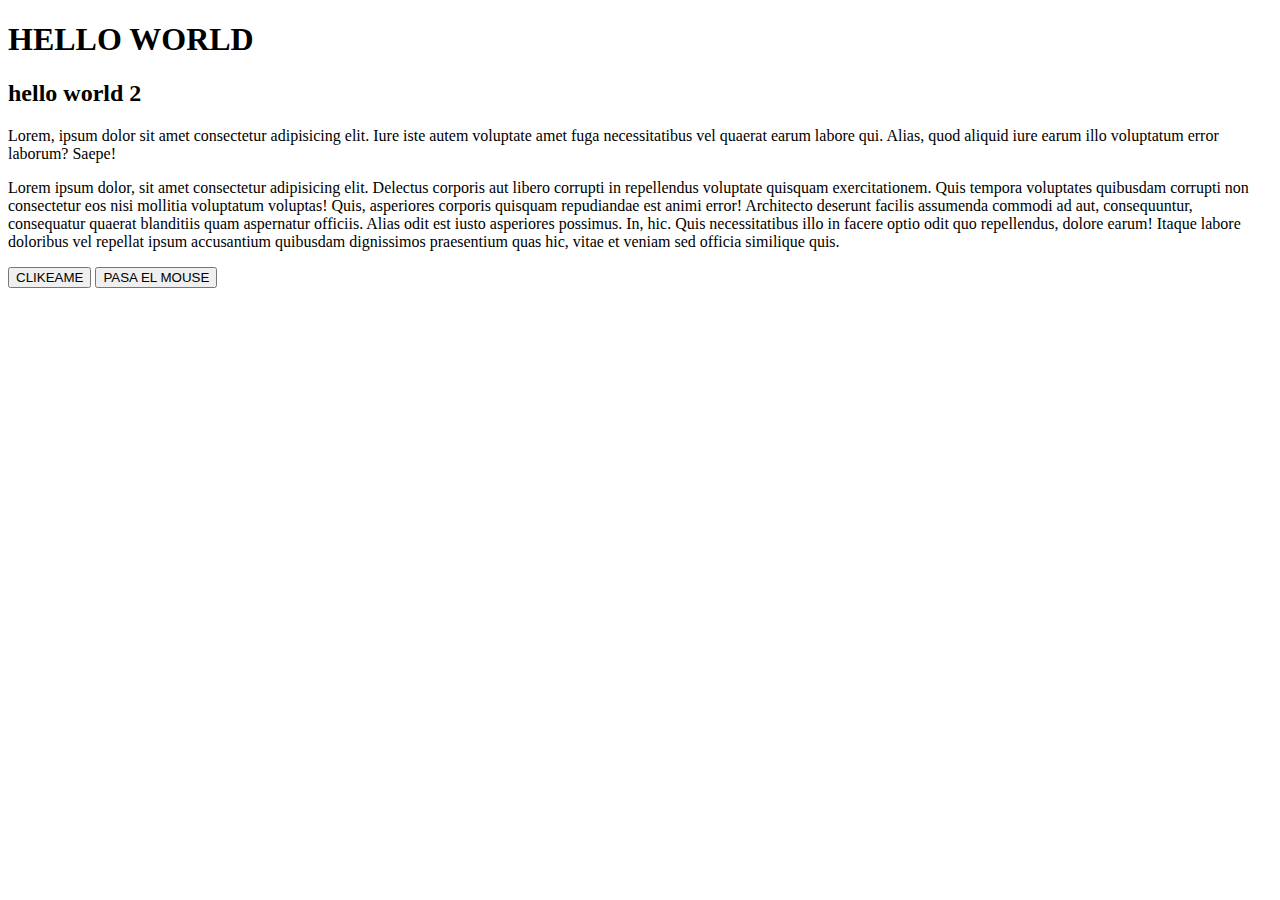
<file: index.html>
<!DOCTYPE html>
<html lang="en">
<head>
    <meta charset="UTF-8">
    <meta http-equiv="X-UA-Compatible" content="IE=edge">
    <meta name="viewport" content="width=device-width, initial-scale=1.0">
    <title>Document</title>
</head>
<body>
    <h1>HELLO WORLD</h1>
    <h2>hello world 2 </h2>
        <p>Lorem, ipsum dolor sit amet consectetur adipisicing elit. Iure iste autem voluptate amet 
            fuga necessitatibus vel quaerat earum labore qui. Alias, quod aliquid iure earum illo voluptatum error laborum? Saepe!</p>


    <div>
        <section>
            <p>Lorem ipsum dolor, sit amet consectetur adipisicing elit. Delectus corporis aut libero corrupti in repellendus voluptate quisquam exercitationem.
            Quis tempora voluptates quibusdam corrupti non consectetur eos nisi mollitia voluptatum voluptas!
            Quis, asperiores corporis quisquam repudiandae est animi error! Architecto deserunt facilis assumenda commodi ad aut, consequuntur, consequatur quaerat
            blanditiis quam aspernatur officiis. Alias odit est iusto asperiores possimus. In, hic.
            Quis necessitatibus illo in facere optio odit quo repellendus, dolore earum! Itaque labore doloribus vel repellat ipsum accusantium quibusdam dignissimos 
            praesentium quas hic, vitae et veniam sed officia similique quis.</p>
        </section>

        <button id="homeButon"  class="clasecompartida">CLIKEAME</button> <!-- clase 8 viendo eventos -->
        <button id="secondButon"  class="clasecompartida">PASA EL MOUSE</button>
    </div>
    <script src="eventos.js"></script> 
</body>
</html>
</file>
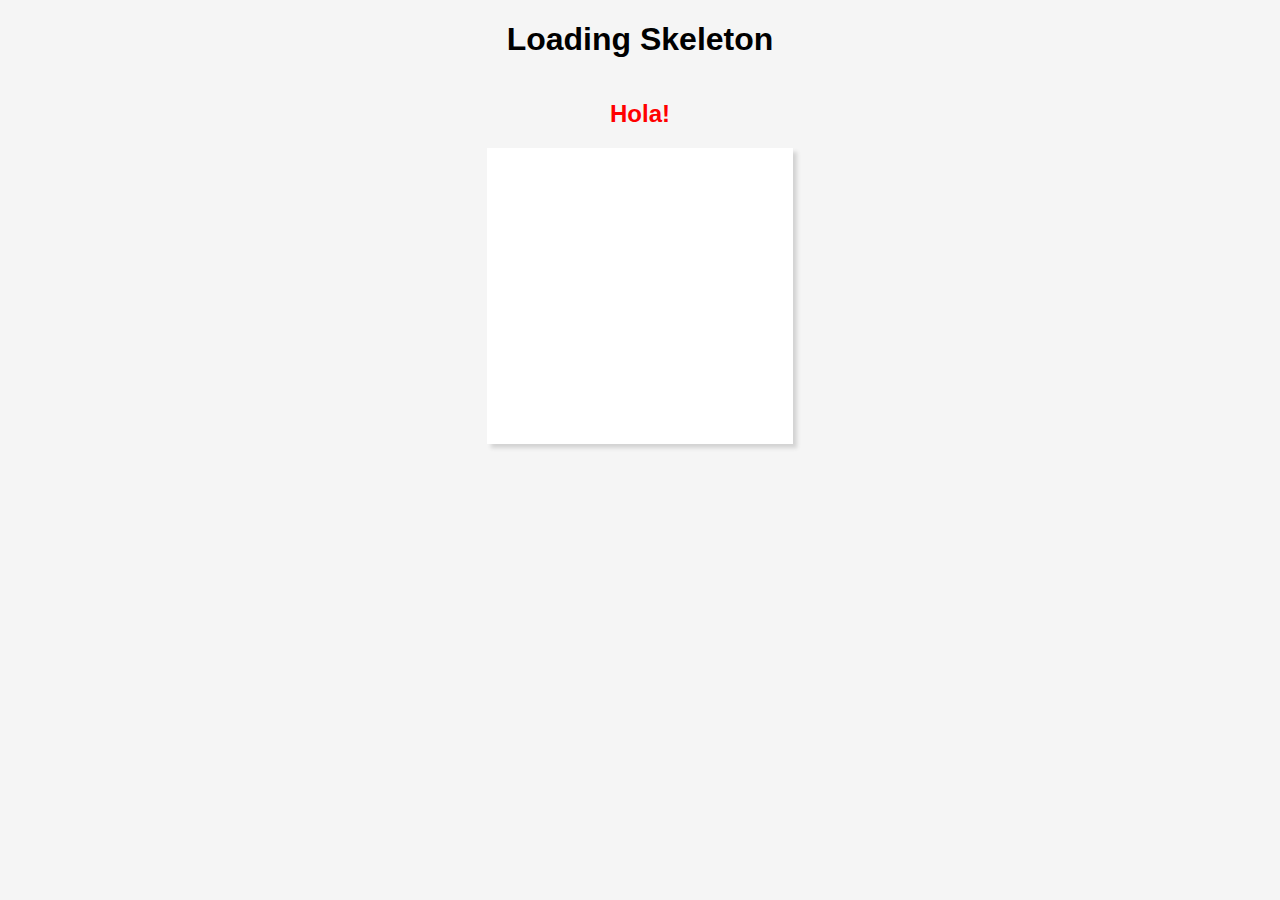
<file: barra de navegacion/index.html>
<!-- <!DOCTYPE html>
<html lang="en">
<head>
    <meta charset="UTF-8">
    <meta http-equiv="X-UA-Compatible" content="IE=edge">
    <meta name="viewport" content="width=device-width, initial-scale=1.0">
    <link rel="stylesheet" href="styles.css">
    <title>Document</title>
</head>
<body>
    <div id="progreso">
        <div id="barra">10%</div>
    </div>
    <button id="iniciar-carga">Comenzar Carga</button>
    <script src="index.js"></script>
</body>
</html> -->

    <!DOCTYPE html>
<html>
  <head>
    <title>Loading Skeleton</title>
    <meta charset="UTF-8" />
    <link rel="stylesheet" href="styles.css" />
    
  </head>

  <body>
    <h1>Loading Skeleton</h1>
    <h2>Hola! </h2>
    <div class="card">
      <div class="skeleton image-loader"></div>
      <div class="card-content">
        <div class="skeleton avatar-loader"></div>
        <div class="text-content">
          <div class="skeleton text-loader"></div>
          <div class="skeleton text-loader"></div>
        </div>
      </div>
    </div>
    <SCRipt src="index.js"></SCRipt>
  </body>
</html>
</file>
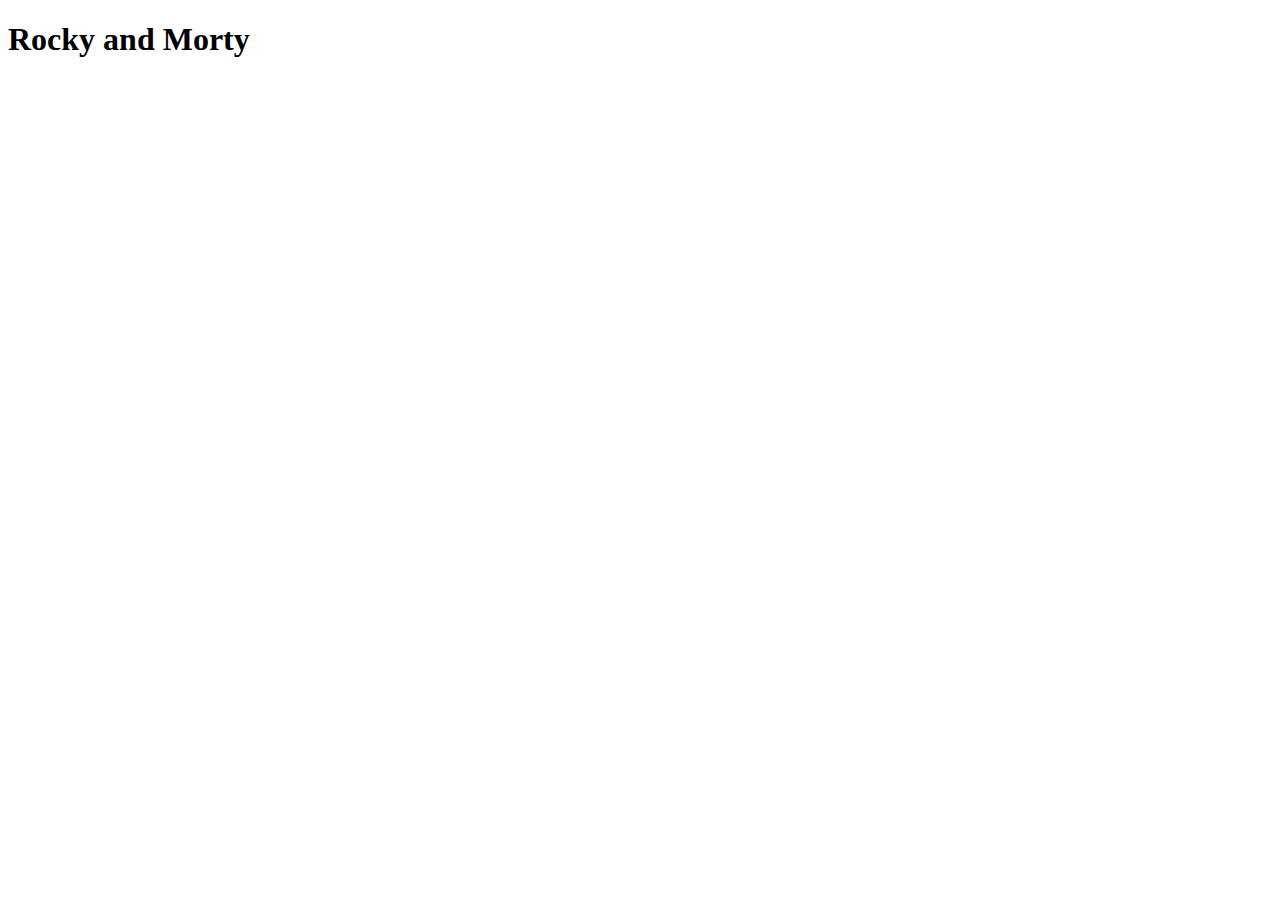
<file: claseapi/index.html>
<!DOCTYPE html>
<html lang="en">
<head>
    <meta charset="UTF-8">
    <meta http-equiv="X-UA-Compatible" content="IE=edge">
    <meta name="viewport" content="width=device-width, initial-scale=1.0">
    <link rel="stylesheet" href="styles.css">
    <title>Document</title>
</head>
<body>
    <h1>Rocky and Morty</h1>

    <div></div>
    
    <script src="app.js"></script>

</body>
</html>
</file>
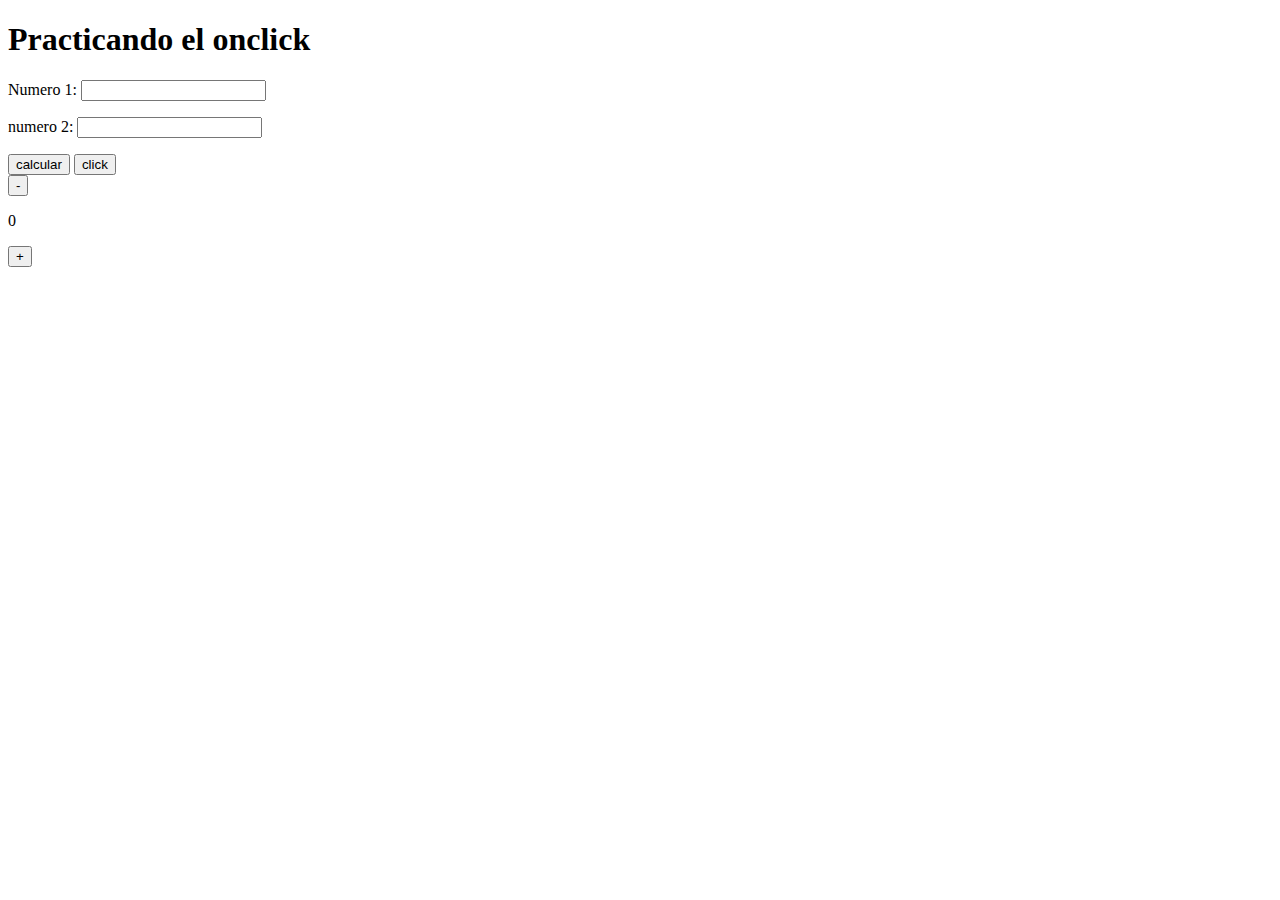
<file: promesas/index.html>
<!DOCTYPE html>
<html lang="en">
<head>
    <meta charset="UTF-8">
    <meta http-equiv="X-UA-Compatible" content="IE=edge">
    <meta name="viewport" content="width=device-width, initial-scale=1.0">
    <title>Document</title>
</head>
<body>
    <h1>Practicando el onclick</h1>
    <p>Numero 1: <input type="text" id="num1"> </p>
    <p>numero 2: <input type="text" id="num2"> </p>
    <button id="boton">calcular</button>
    <button id="cambiarColor">click</button>


    <div>
        <button id="menos">-</button>
        <p id="resultado">0</p>
        <button id="mas">+</button>
    </div>
    <script src="index.js"></script>
</body>
</html>
</file>
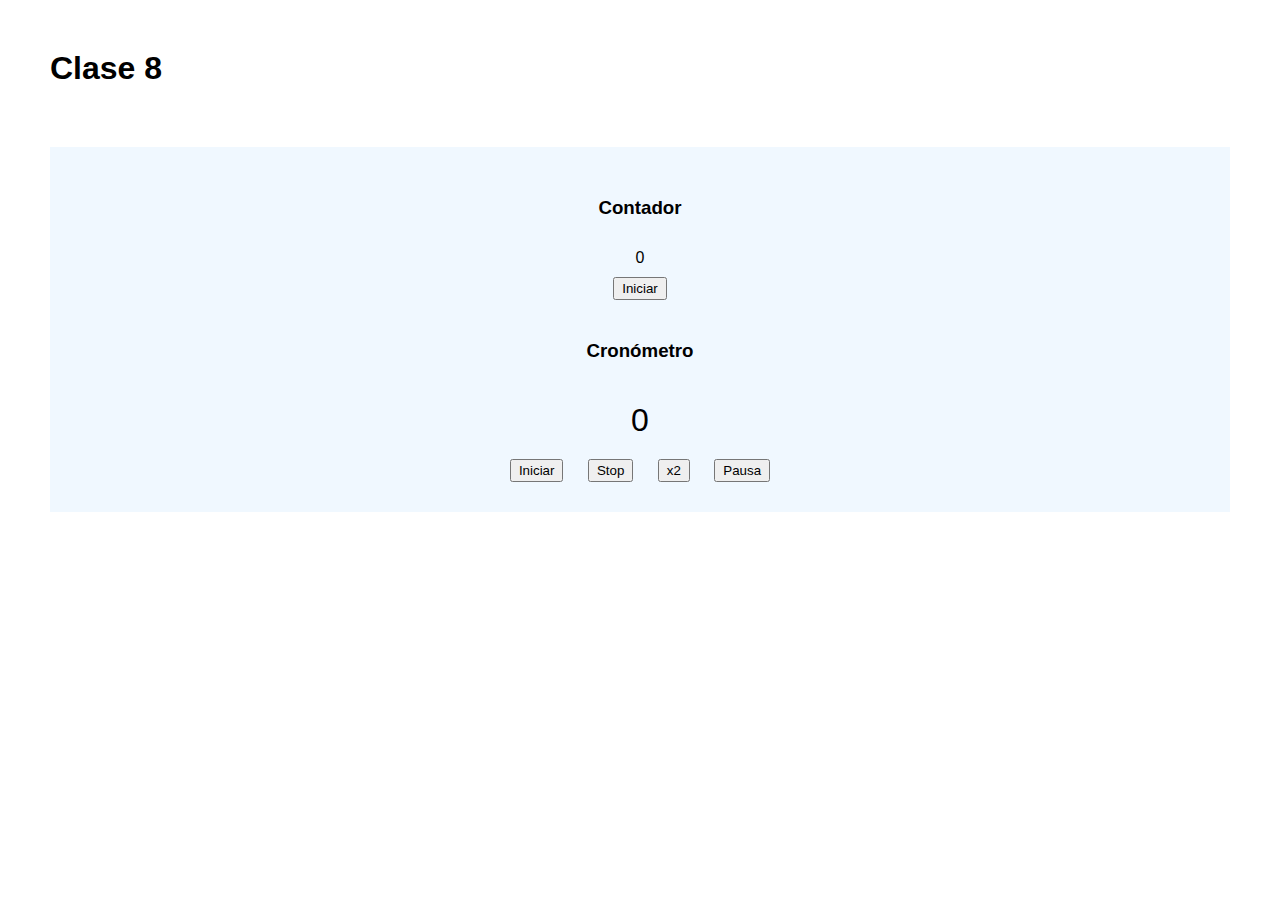
<file: clase-8-cronometro/clase 8 -cronometro/index.html>
<!DOCTYPE html>
<html lang="en">
<head>
    <meta charset="UTF-8">
    <meta http-equiv="X-UA-Compatible" content="IE=edge">
    <meta name="viewport" content="width=device-width, initial-scale=1.0">
    <title>Clase 8</title>
    <link rel="stylesheet" href="./css/styles.css">
</head>
<body>
    <header>
        <h1>Clase 8</h1>
    </header>
    <main>
        <h3>Contador</h3>
        <p id="valorContador">0</p>
        <button id="iniciarContador">Iniciar</button>
        <h3>Cronómetro</h3>
        <p id="valor">0</p>
        <button id="iniciar">Iniciar</button>
        <button id="stop">Stop</button>
        <button id="acelerar">x2</button>
        <button id="pausa">Pausa</button>
    </main>
    <script src="./js/app.js"></script>
</body>
</html>
</file>
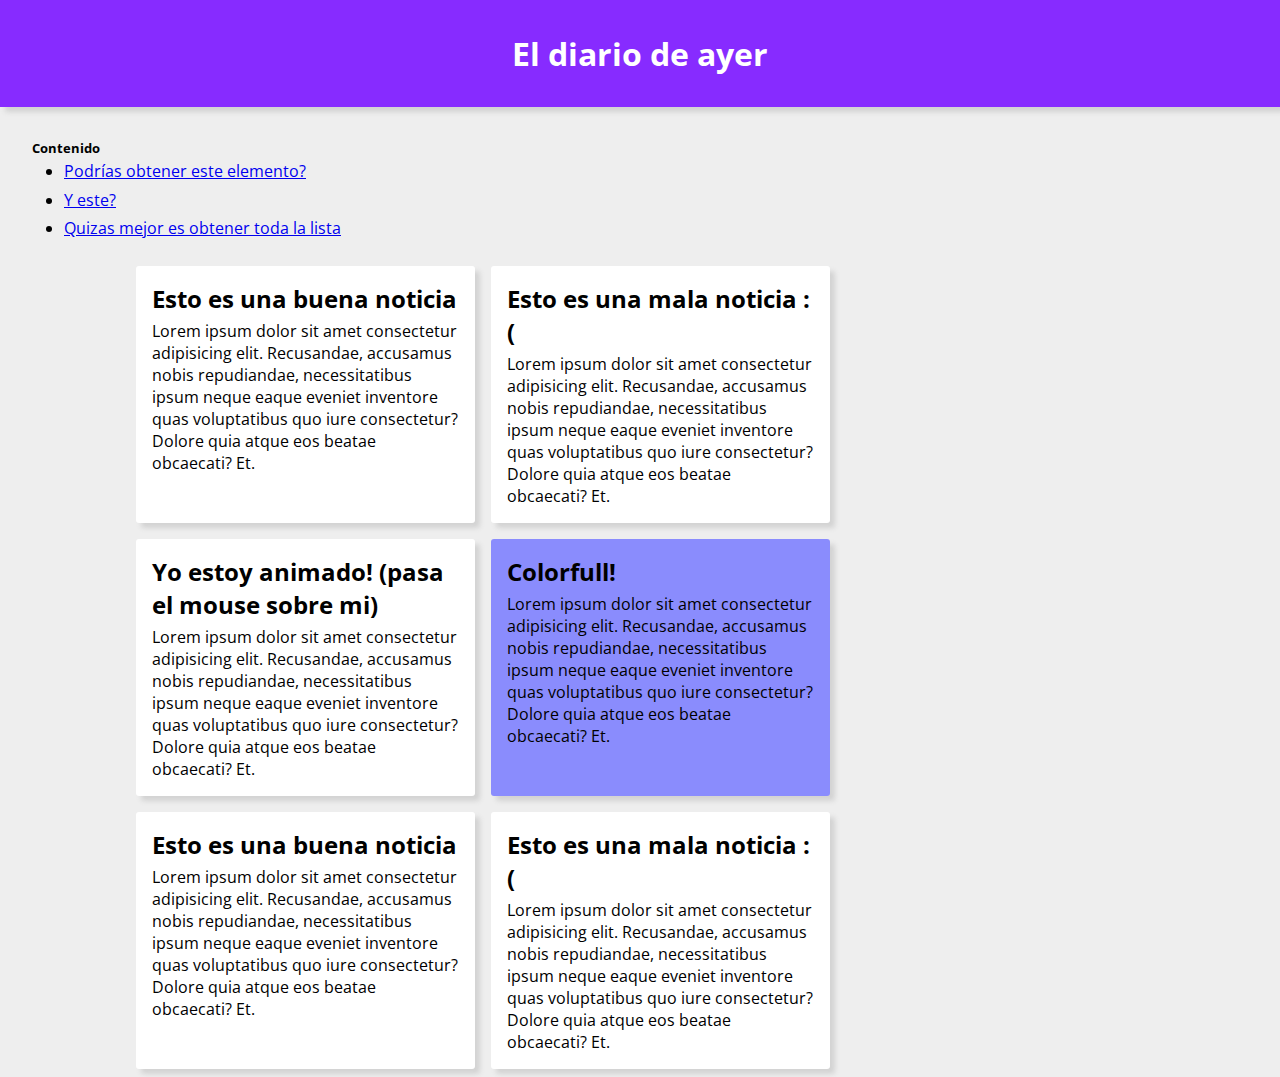
<file: clase_4/clase 4/index.html>
<!DOCTYPE html>
<html lang="es">

<head>
  <meta charset="UTF-8">
  <meta http-equiv="X-UA-Compatible" content="IE=edge">
  <meta name="viewport" content="width=device-width, initial-scale=1.0">
  <link rel="stylesheet" href="styles.css">
  <title>Clase 4</title>
</head>

<body>

  <h1>El diario de ayer</h1>

  <div class="contenido">
    <h5>Contenido</h5>
    <ul>
      <li><a href="#">Podrías obtener este elemento?</a></li>
      <li><a href="#">Y este?</a></li>
      <li><a href="#">Quizas mejor es obtener toda la lista</a></li>
    </ul>
  </div>

  <section>
    <article>
      <h2>Esto es una buena noticia</h2>
      <p>
        Lorem ipsum dolor sit amet consectetur adipisicing elit. Recusandae, accusamus nobis repudiandae, necessitatibus
        ipsum neque eaque eveniet inventore quas voluptatibus quo iure consectetur? Dolore quia atque eos beatae
        obcaecati? Et.
      </p>
    </article>

    <article>
      <h2>Esto es una mala noticia :(</h2>
      <p>
        Lorem ipsum dolor sit amet consectetur adipisicing elit. Recusandae, accusamus nobis repudiandae, necessitatibus
        ipsum neque eaque eveniet inventore quas voluptatibus quo iure consectetur? Dolore quia atque eos beatae
        obcaecati? Et.
      </p>
    </article>
    <article class="animado">
      <h2>Yo estoy animado! (pasa el mouse sobre mi)</h2>
      <p>
        Lorem ipsum dolor sit amet consectetur adipisicing elit. Recusandae, accusamus nobis repudiandae, necessitatibus
        ipsum neque eaque eveniet inventore quas voluptatibus quo iure consectetur? Dolore quia atque eos beatae
        obcaecati? Et.
      </p>
    </article>

    <article class="diferente">
      <h2>Colorfull! </h2>
      <p>
        Lorem ipsum dolor sit amet consectetur adipisicing elit. Recusandae, accusamus nobis repudiandae, necessitatibus
        ipsum neque eaque eveniet inventore quas voluptatibus quo iure consectetur? Dolore quia atque eos beatae
        obcaecati? Et.
      </p>
    </article>
    <article>
      <h2>Esto es una buena noticia</h2>
      <p>
        Lorem ipsum dolor sit amet consectetur adipisicing elit. Recusandae, accusamus nobis repudiandae, necessitatibus
        ipsum neque eaque eveniet inventore quas voluptatibus quo iure consectetur? Dolore quia atque eos beatae
        obcaecati? Et.
      </p>
    </article>

    <article>
      <h2>Esto es una mala noticia :(</h2>
      <p>
        Lorem ipsum dolor sit amet consectetur adipisicing elit. Recusandae, accusamus nobis repudiandae, necessitatibus
        ipsum neque eaque eveniet inventore quas voluptatibus quo iure consectetur? Dolore quia atque eos beatae
        obcaecati? Et.
      </p>
    </article>

  </section>

</body>

</html>
</file>
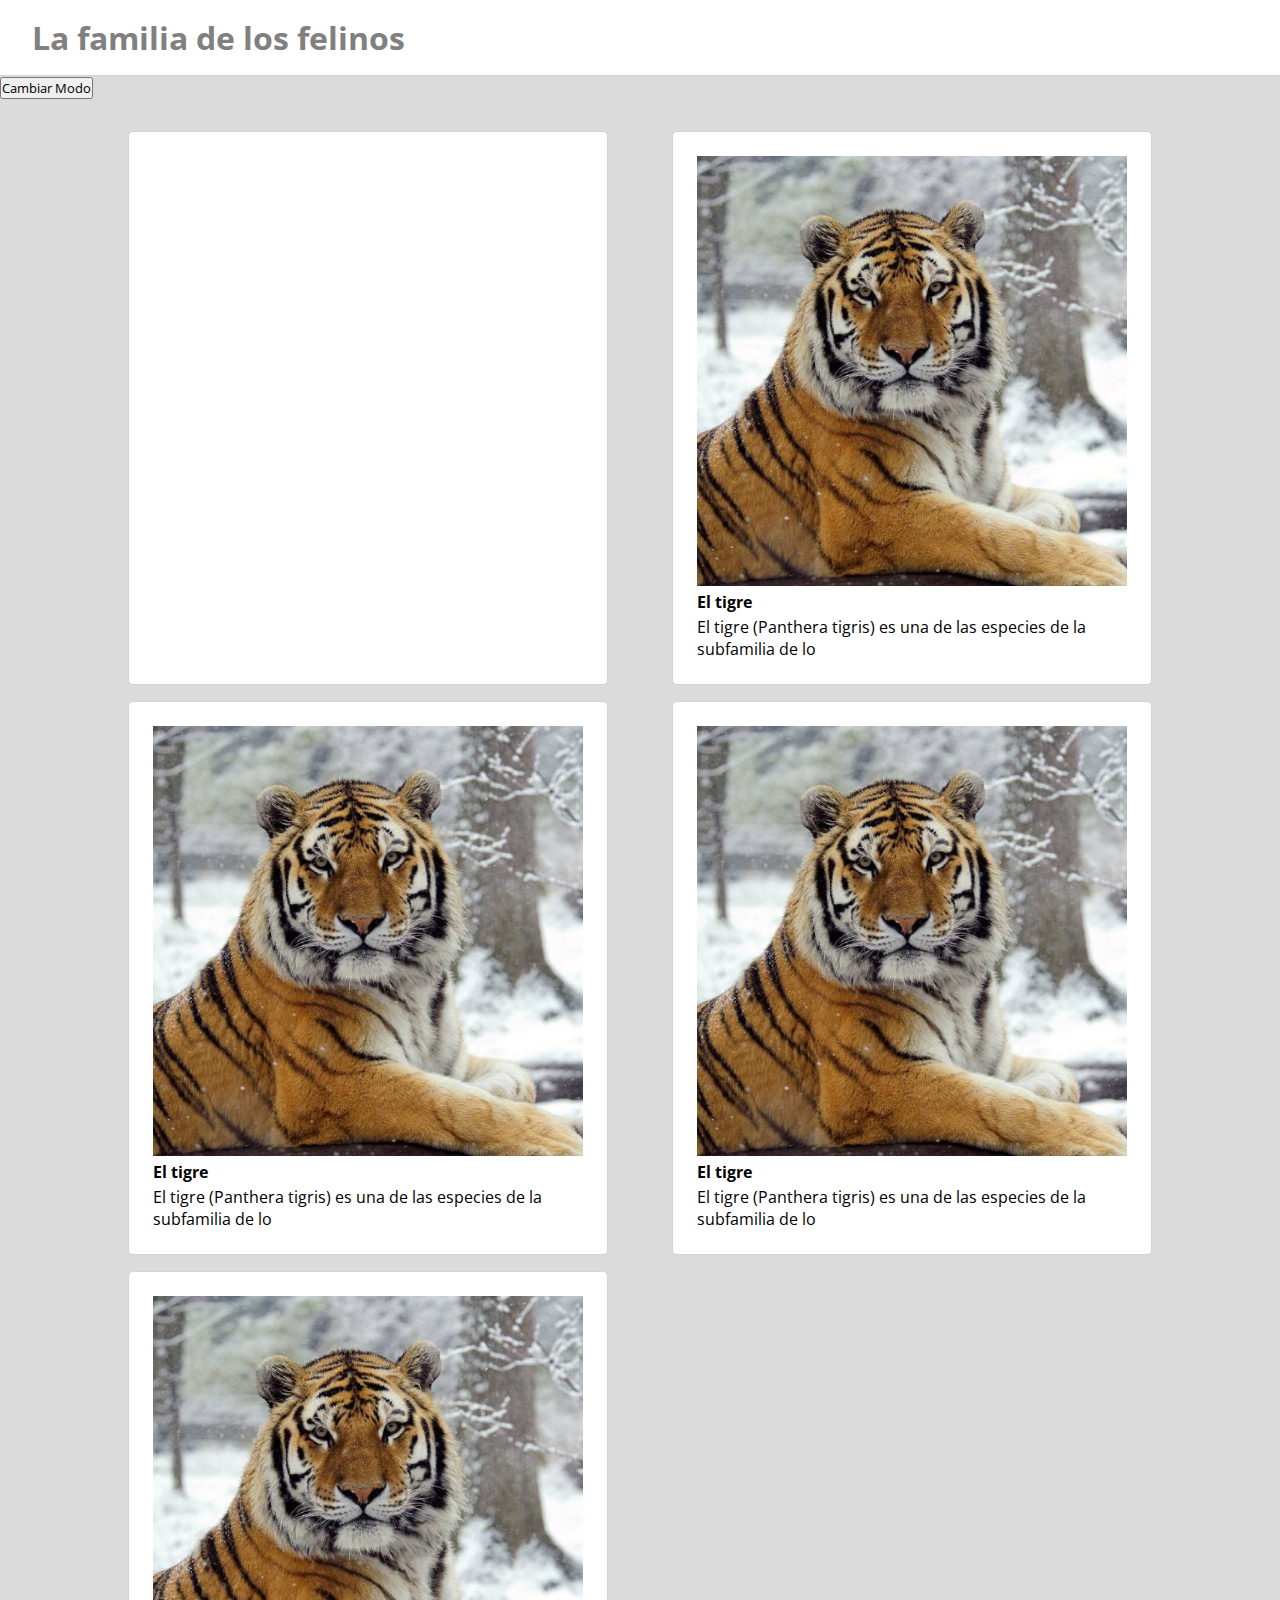
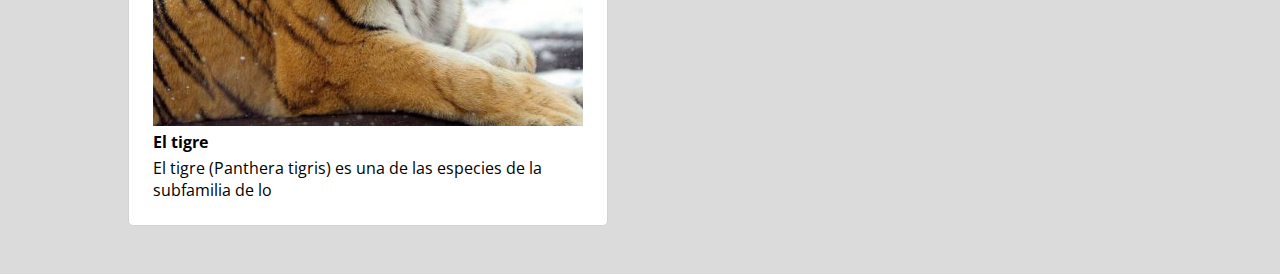
<file: mesa-trabajo-c5-Solucionado/mesa-trabajo-c5-Solucionado/index.html>
<!DOCTYPE html>
<html lang="es">

<head>
  <meta charset="UTF-8">
  <meta http-equiv="X-UA-Compatible" content="IE=edge">
  <meta name="viewport" content="width=device-width, initial-scale=1.0">
  <link rel="stylesheet" href="styles.css">
  <title>Clase 5</title>
</head>

<body>

  <h1>La familia de los felinos</h1>
   <button id="cambiarModo" onclick="cambiarEstilo()">Cambiar Modo</button>
  <div class="contenedor">
    <div class="item">
      <!-- <img src="./imagenes/tiger.jpg">
      <h2>El tigre</h2>
      <p>
        El tigre (Panthera tigris) es una de las especies​ de la subfamilia de los panterinos (familia Felidae)
        pertenecientes al género Panthera. Se encuentra solamente en el continente asiático; es un predador carnívoro y
        es
        la especie de félido más grande del mundo junto con el león pudiendo alcanzar ambos un tamaño comparable al de
        los
        fósiles de félidos de mayor tamaño.
      </p>
    </div>
    <div class="item">
      <img src="./imagenes/leon.jpg">
      <h2>El leon</h2>
      <p>
        El león (Panthera leo) es un mamífero carnívoro de la familia de los félidos y una de las cinco especies del
        género Panthera. Los leones salvajes viven en poblaciones cada vez más dispersas y fragmentadas del África
        subsahariana (a excepción de las regiones selváticas de la costa del Atlántico y la cuenca del Congo) y una
        pequeña zona del noroeste de India
      </p>
    </div>
    <div class="item">
      <img src="./imagenes/leopardo.jpg">
      <h2>El leopardo</h2>
      <p>
        El leopardo (Panthera pardus) es un mamífero carnívoro de familia de los félidos. Al igual que tres de los demás
        félidos del género Panthera: el león, el tigre y el jaguar, están caracterizados por una modificación en el
        hueso hioides que les permite rugir. También se lo conoce como pantera parda y, cuando presenta un pelaje
        completamente oscuro como pantera negra (melánico).
      </p>
    </div>
    <div class="item">
      <img src="./imagenes/pantera-negra.jpg">
      <h2>La pantera negra</h2>
      <p>
        La pantera negra es una variación negra (melanismo) de varias especies de grandes félidos, en especial del
        leopardo (Panthera pardus) y del jaguar (Panthera onca). Pero cabe recalcar que no es una nueva especie, ni
        siquiera una subespecie, es simplemente una variación negra de estos animales.
      </p>
    </div>
    <div class="item">
      <img src="./imagenes/jaguar.jpg">
      <h2>El jaguar</h2>
      <p>
        El jaguar, yaguar o yaguareté (Panthera onca) es un carnívoro félido de la subfamilia de los Panterinos y
        género Panthera. Es la única de las cinco especies actuales de este género que se encuentra en América. También
        es el mayor félido de América y el tercero del mundo, después del tigre (Panthera tigris) y el león (Panthera
        leo).
      </p>
    </div>
    <div class="item">
      <img src="./imagenes/chita.jpg">
      <h2>El guepardo</h2>
      <p>
        El guepardo o chita (Acinonyx jubatus)1​ es un miembro atípico de la familia de los félidos. Es el único
        representante vivo del género Acinonyx. Caza gracias a su vista y a su gran velocidad. Es el animal terrestre
        más veloz, ya que alcanza una velocidad punta de 115 km/h en carreras de hasta cuatrocientos o quinientos
        metros.
      </p>
    </div> -->
  </div>
  
  <script src="scripts.js"></script>
</body>


</html>
</file>
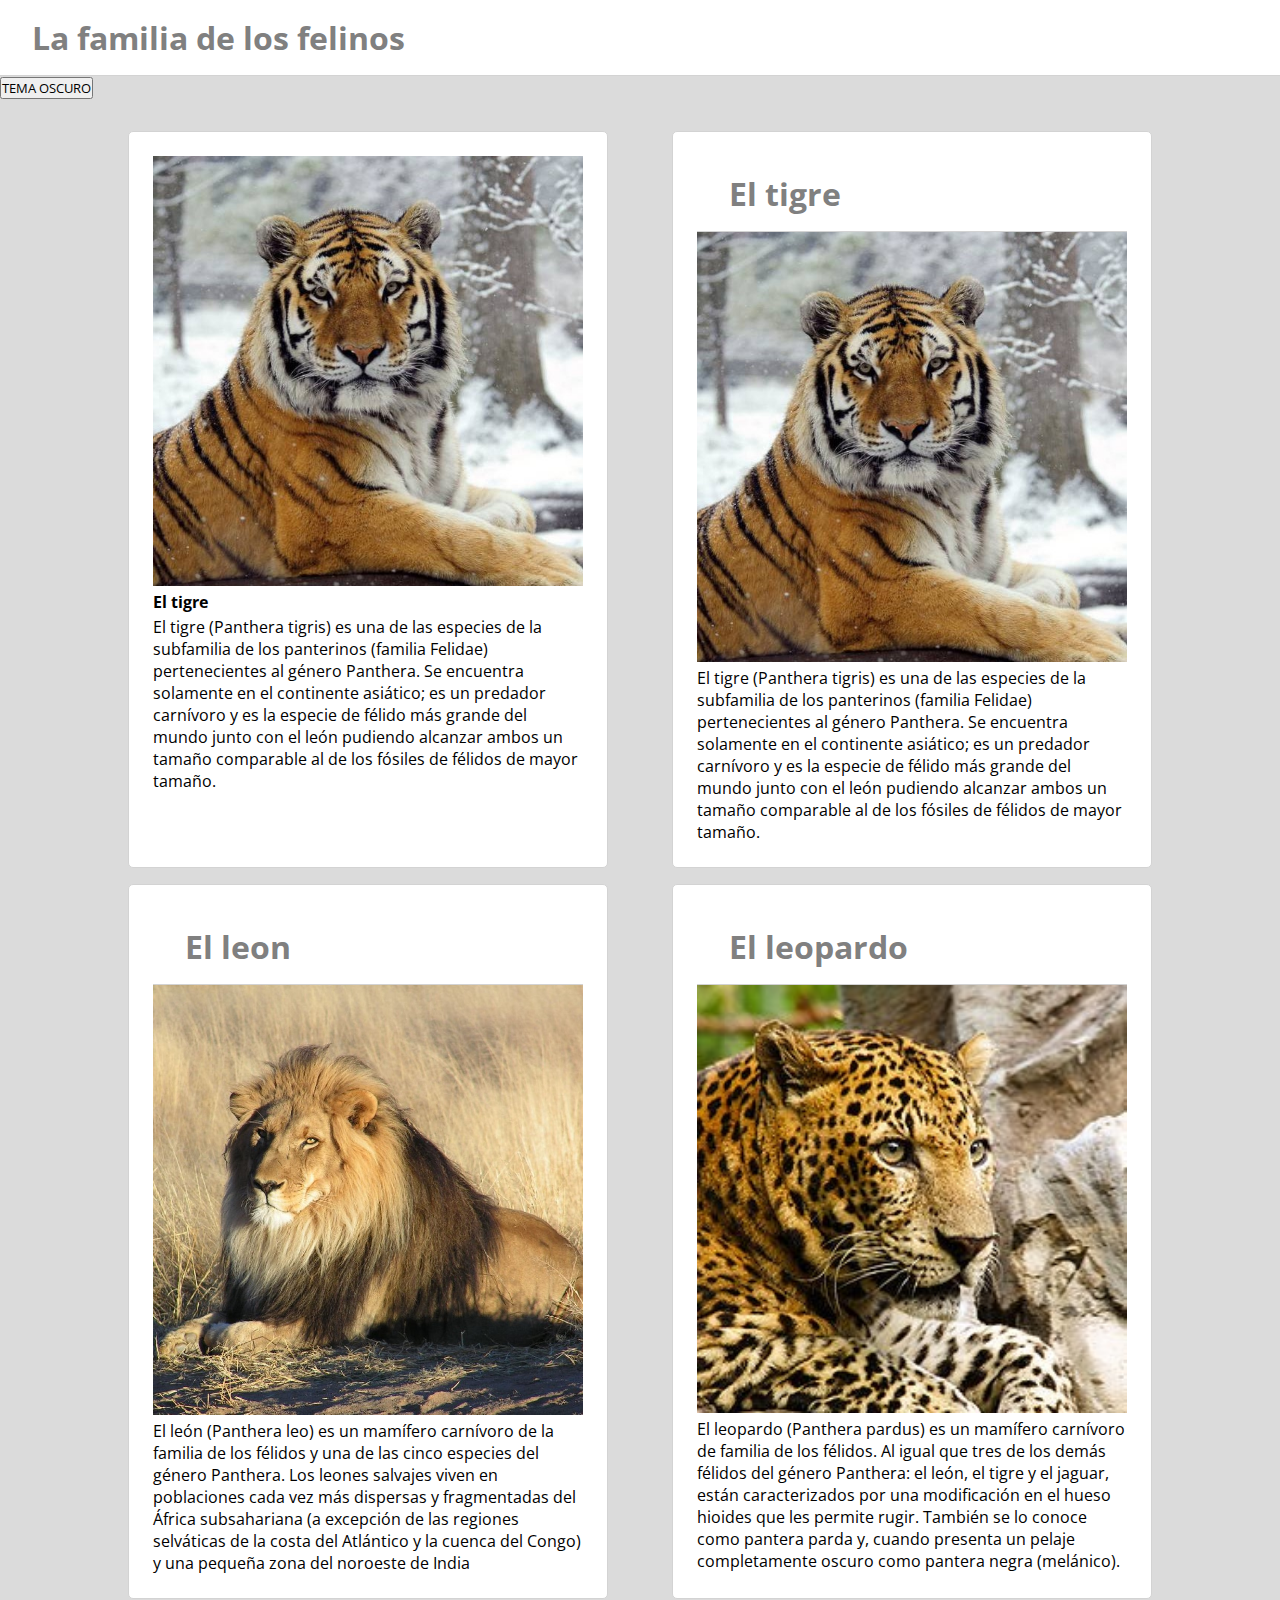
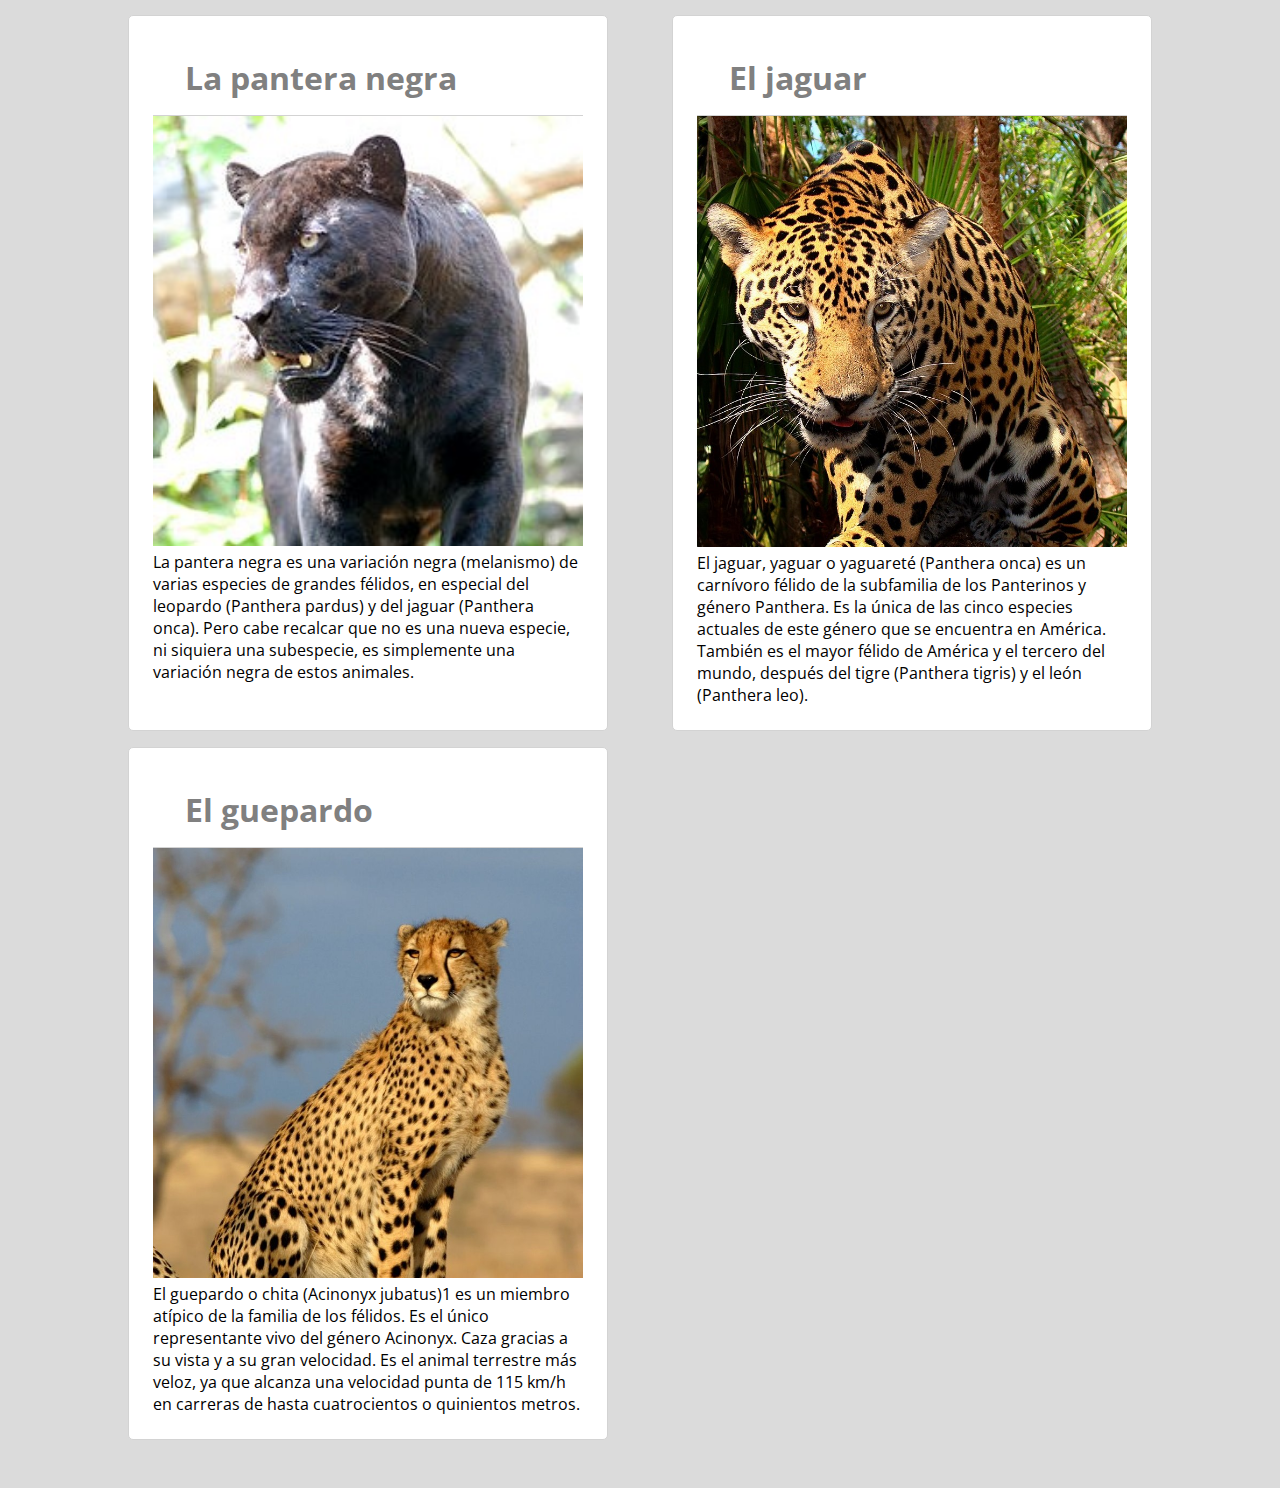
<file: mesa-trabajo-c5/mesa-trabajo-c5/index.html>
<!DOCTYPE html>
<html lang="es">

<head>
  <meta charset="UTF-8">
  <meta http-equiv="X-UA-Compatible" content="IE=edge">
  <meta name="viewport" content="width=device-width, initial-scale=1.0">
  <link rel="stylesheet" href="styles.css">
  <title>Clase 5</title>
</head>

<body class="dark">

  <h1>La familia de los felinos</h1>
  <button >TEMA OSCURO</button>
  

  <div class="contenedor">
    <div class="item">
      <img src="./imagenes/tiger.jpg">
      <h2>El tigre</h2>
      <p>
        El tigre (Panthera tigris) es una de las especies​ de la subfamilia de los panterinos (familia Felidae)
        pertenecientes al género Panthera. Se encuentra solamente en el continente asiático; es un predador carnívoro y
        es
        la especie de félido más grande del mundo junto con el león pudiendo alcanzar ambos un tamaño comparable al de
        los
        fósiles de félidos de mayor tamaño.
      </p>
    </div>
    <!-- <div class="item">
      <img src="./imagenes/leon.jpg">
      <h2>El leon</h2>
      <p>
        El león (Panthera leo) es un mamífero carnívoro de la familia de los félidos y una de las cinco especies del
        género Panthera. Los leones salvajes viven en poblaciones cada vez más dispersas y fragmentadas del África
        subsahariana (a excepción de las regiones selváticas de la costa del Atlántico y la cuenca del Congo) y una
        pequeña zona del noroeste de India
      </p>
    </div>
    <div class="item">
      <img src="./imagenes/leopardo.jpg">
      <h2>El leopardo</h2>
      <p>
        El leopardo (Panthera pardus) es un mamífero carnívoro de familia de los félidos. Al igual que tres de los demás
        félidos del género Panthera: el león, el tigre y el jaguar, están caracterizados por una modificación en el
        hueso hioides que les permite rugir. También se lo conoce como pantera parda y, cuando presenta un pelaje
        completamente oscuro como pantera negra (melánico).
      </p>
    </div>
    <div class="item">
      <img src="./imagenes/pantera-negra.jpg">
      <h2>La pantera negra</h2>
      <p>
        La pantera negra es una variación negra (melanismo) de varias especies de grandes félidos, en especial del
        leopardo (Panthera pardus) y del jaguar (Panthera onca). Pero cabe recalcar que no es una nueva especie, ni
        siquiera una subespecie, es simplemente una variación negra de estos animales.
      </p>
    </div>
    <div class="item">
      <img src="./imagenes/jaguar.jpg">
      <h2>El jaguar</h2>
      <p>
        El jaguar, yaguar o yaguareté (Panthera onca) es un carnívoro félido de la subfamilia de los Panterinos y
        género Panthera. Es la única de las cinco especies actuales de este género que se encuentra en América. También
        es el mayor félido de América y el tercero del mundo, después del tigre (Panthera tigris) y el león (Panthera
        leo).
      </p>
    </div>
    <div class="item">
      <img src="./imagenes/chita.jpg">
      <h2>El guepardo</h2>
      <p>
        El guepardo o chita (Acinonyx jubatus)1​ es un miembro atípico de la familia de los félidos. Es el único
        representante vivo del género Acinonyx. Caza gracias a su vista y a su gran velocidad. Es el animal terrestre
        más veloz, ya que alcanza una velocidad punta de 115 km/h en carreras de hasta cuatrocientos o quinientos
        metros.
      </p>
    </div> -->
  </div>
  <script src="hola.js"></script>
</body>


</html>
</file>
<file: barra de navegacion/styles.css>
/* body {
    height: 100vh;
    display: flex;
    flex-direction: column;
    justify-content: center;
    align-items: center;
  }
   
  #progreso {
    width: 30%;
    border: 2px solid rgb(27, 27, 27);
    box-shadow: 3px 3px 5px darkgray;
  }
   
  #barra {
    width: 0%;
    height: 30px;
    background-color: #04aa6d;
    text-align: center;
    line-height: 30px;
    color: white;
  }
   
  #iniciar-carga {
    margin-top: 1rem;
    padding: 0.3rem;
    border-radius: 5px;
    box-shadow: 3px 3px 5px darkgray;
    cursor: pointer;
  }  */

  body {
    font-family: sans-serif;
    margin: 0;
    padding: 0;
    box-sizing: border-box;
    display: flex;
    flex-direction: column;
    justify-content: center;
    align-items: center;
    background: whitesmoke;
  }
  
  .skeleton {
    width: 100%;
    animation: loadingAnimation 1.5s infinite;
  }
  
  .card {
    width: 300px;
    height: auto;
    display: flex;
    flex-direction: column;
    justify-content: center;
    align-items: center;
    padding: 0.2rem;
    background: white;
    box-shadow: 4px 4px 4px lightgray;
  }
  
  .image-loader {
    height: 200px;
    width: 100%;
    border: 2px solid white;
  }
  
  .card-content {
    display: flex;
    width: 100%;
    display: flex;
    justify-content: space-evenly;
    margin-top: 0.5rem;
    margin-bottom: 0.5rem;
  }
  
  .avatar-loader {
    border-radius: 50%;
    height: 70px;
    width: 70px;
  }
  
  .text-content {
    width: 70%;
    display: flex;
    flex-direction: column;
    justify-content: center;
    align-items: center;
  }
  
  .text-loader {
    width: 100%;
    height: 20px;
    margin: 0.3rem;
  }
  
  @keyframes loadingAnimation {
    0% {
      background: white;
    }
    50% {
      background: rgb(182, 177, 177);
    }
    100% {
      background: white;
    }
  }
</file>
<file: claseapi/styles.css>
div{
    display: flex;
    flex-wrap: wrap;
    justify-content: space-evenly;
    align-items: center;
}

section{
    background-color: green;
    width: 300px;
    height: 400px;
    padding: 12px;
    margin:10px

} 

/* section:hover{
    width: 350px;
    height: 450px;

}
img:hover{
    width: 310px;
    height: 340px;
    padding-left: 20px;
}  */

img{
    width: 250px;
    height: 250px;
    padding-left: 20px;
}

h2{
    text-align: center;
    color: white;
}

p{
    font-size: 18px;
    color: white;
    
}
</file>
<file: clase-8-cronometro/clase 8 -cronometro/css/styles.css>
*{
    margin: 0;
    padding: 0;
    box-sizing: border-box;
    font-family: sans-serif;
}

h3 {
    margin: 30px;
}

header{
    padding: 50px;
}

main{
    background-color: aliceblue;
    text-align: center;
    margin: 10px 50px;
    padding: 20px;
}
#valor{
    padding: 10px 0;
    font-size: 2em;
}
#times{
    padding: 10px 0;
}
#times small{
    display: block;
}
button{
    padding: 2px 7px;
    margin: 10px;
}
</file>
<file: clase_4/clase 4/styles.css>
@import url('https://fonts.googleapis.com/css2?family=Open+Sans:wght@300&display=swap');

* {
  margin: 0;
  padding: 0;
  font-family: 'Open Sans', sans-serif;
}

body {
  min-height: 100vh;
  background-color: rgb(238, 238, 238);
}

h1 {
  text-align: center;
  padding: 1em 0;
  background-color: rgb(135, 43, 255);
  color: white;
  box-shadow: 5px 5px 5px lightgrey;
  margin-bottom: 1em;
}

.contenido {
  margin-left: 2em;
  margin-bottom: 1em;
}

ul {
  display: block;
  margin-left: 2em;
}

li {
  padding: .2em 0;
}

section {
  display: flex;
  flex-wrap: wrap;
  padding: 0 10%;
}

section article {
  background-color: white;
  padding: 1em;
  border-radius: 3px;
  width: 30%;
  margin: .5em;
  box-shadow: 5px 5px 5px lightgrey;
}

section article.animado {
  z-index: 20;
  transition: all 200ms ease;
}

section article.animado:hover {
  transform: scale(1.2);
  box-shadow: 0px 0px 10px lightgrey;
}

section article h2{
  margin-bottom: .2em;

}

.diferente {
  background-color: rgb(138, 140, 253);
}
</file>
<file: mesa-trabajo-c5-Solucionado/mesa-trabajo-c5-Solucionado/styles.css>
@import url('https://fonts.googleapis.com/css2?family=Open+Sans:wght@300;400&display=swap');

* {
  margin: 0;
  padding: 0;
  font-family: 'Open Sans', sans-serif;
}

body {
  background-color: rgb(219, 219, 219);
}

h1 {
  padding: .5em 1em;
  background-color: white;
  border-bottom: 1px solid lightgrey;
  color: grey;
}

.contenedor {
  display: flex;
  flex-wrap: wrap;
  justify-content: space-between;
  width: 80%;
  margin: 2em 10%;
}

.item {
  width: 30em;
  background-color: white;
  box-sizing: border-box;
  padding: 1.5em;
  margin-bottom: 1em;
  border-radius: 5px;
  border: 1px solid lightgray;
}

.item img {
  width: 100%;
}

.item h2 {
  font-size: 1em;
  margin-bottom: .2em;
}


/* estilos para tema oscuro ---------------------------------------------------------------------------------------------- */

.dark {
  background-color: rgb(39, 39, 39);
}

.dark h1 { 
  background-color: rgb(19, 19, 19);
  color: rgb(170, 170, 170);
  border-color: black;
}

.dark .item {
  background-color: rgb(19, 19, 19);
  border-color: black;
}

.dark p {
  color: rgb(230, 230, 230);
}

.dark h2 {
  color: rgb(230, 230, 230);
}
</file>
<file: mesa-trabajo-c5/mesa-trabajo-c5/styles.css>
@import url('https://fonts.googleapis.com/css2?family=Open+Sans:wght@300;400&display=swap');

* {
  margin: 0;
  padding: 0;
  font-family: 'Open Sans', sans-serif;
}

body {
  background-color: rgb(219, 219, 219);
}

h1 {
  padding: .5em 1em;
  background-color: white;
  border-bottom: 1px solid lightgrey;
  color: grey
}

.contenedor {
  display: flex;
  flex-wrap: wrap;
  justify-content: space-between;
  width: 80%;
  margin: 2em 10%;
}

.item {
  width: 30em;
  background-color: white;
  box-sizing: border-box;
  padding: 1.5em;
  margin-bottom: 1em;
  border-radius: 5px;
  border: 1px solid lightgray;
}

.item img {
  width: 100%;
}

.item h2 {
  font-size: 1em;
  margin-bottom: .2em;
}

/* .dark{
  background-color: rgb(39, 39, 39);
} */

/* estilos para tema oscuro ---------------------------------------------------------------------------------------------- */
/* los suigientes estilos son los que usaremos para aplicar el modo oscuro, ustedes deberán modificar los selectores para
poder resolver el ejercicio */

/* 

el color de fondo 


las modificaciones al titulo 'la familia de los felinos
{ 
  background-color: rgb(19, 19, 19);
  color: rgb(170, 170, 170);
  border-color: black;
}


las modificaciones a los items
{
  background-color: rgb(19, 19, 19);
  border-color: black;
}

las modificaciones a los textos de los items y los titulos de ellos
{
  color: rgb(230, 230, 230);
}
*/
</file>
